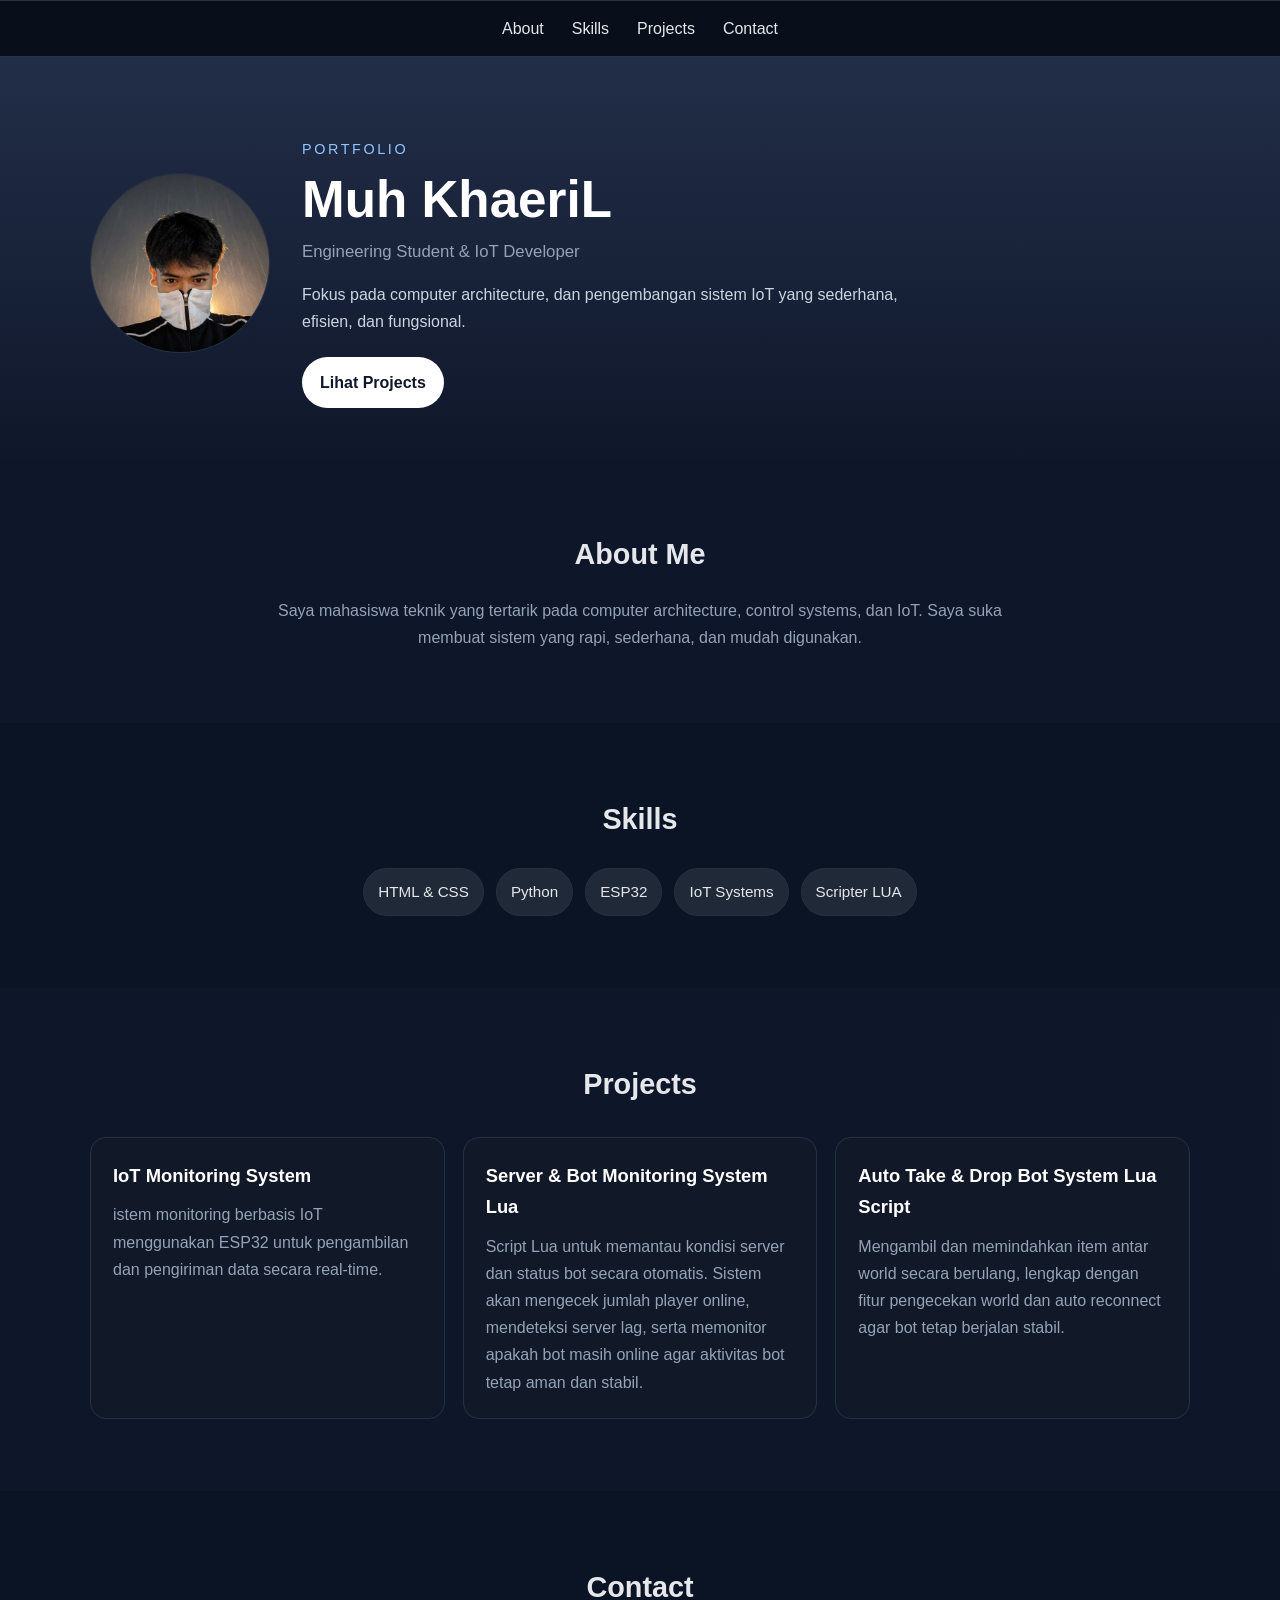
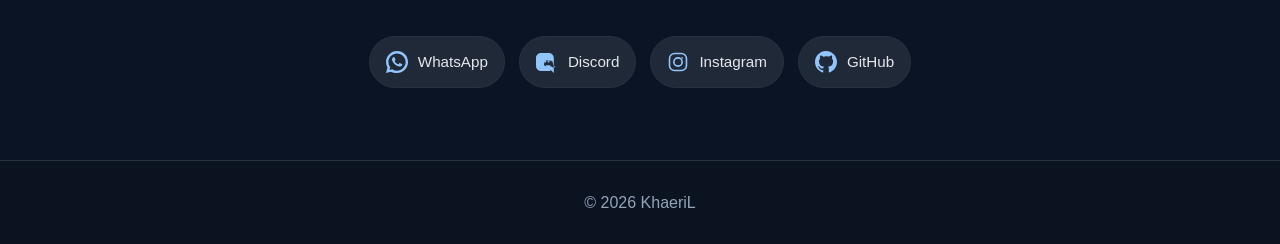
<file: index.html>
<!DOCTYPE html>
<html lang="id">
<head>
  <meta charset="UTF-8" />
  <meta name="viewport" content="width=device-width, initial-scale=1.0" />
  <title>Portfolio KhaeriL</title>
  <link rel="stylesheet" href="style.css" />
</head>
<body>
    <nav class="navbar">
    <div class="container">
      <button class="menu-toggle" aria-label="Toggle navigation">
        <span></span>
        <span></span>
        <span></span>
      </button>
      
      <ul class="nav-menu">
        <li><a href="#about">About</a></li>
        <li><a href="#skills">Skills</a></li>
        <li><a href="#projects">Projects</a></li>
        <li><a href="#contact">Contact</a></li>
      </ul>

    </div>
  </nav>
  <header class="hero">
    <div class="container hero-content">
      <div class="profile-photo">
        <img src="img/pp.png" alt="Foto Profil KhaeriL" />
      </div>
      <div class="hero-text">
        <p class="eyebrow">Portfolio</p>
        <h1>Muh KhaeriL</h1>
        <p class="subtitle">Engineering Student & IoT Developer</p>
        <p class="description">
          Fokus pada computer architecture, dan pengembangan sistem IoT yang sederhana, efisien, dan fungsional.
        </p>
        <div class="tombol">
          <a href="#projects" class="btn">Lihat Projects</a>
        </div>
        
      </div>
    </div>
  </header>



  <main>
    <section id="about" class="section">
      <div class="fade-in">
        <h2>About Me</h2>
        <p>
          Saya mahasiswa teknik yang tertarik pada computer architecture, control systems, dan IoT.
          Saya suka membuat sistem yang rapi, sederhana, dan mudah digunakan.
        </p>
      </div>
    </section>

    <section id="skills" class="section2">
      <div class="fade-in">
        <h2>Skills</h2>
        <div class="skills">
          <span>HTML & CSS</span>
          <span>Python</span>
          <span>ESP32</span>
          <span>IoT Systems</span>
          <span>Scripter LUA</span>
        </div>
      </div>
    </section>

    <section id="projects" class="section fade-in">
      <div class="container">
        <h2>Projects</h2>
        <div class="project-grid">
          <article class="card">
            <a href="/IoTMonitoringSystem/p1.html" target="_blank" rel="noreferrer noopener" class="link-project" style="text-decoration: none;">
              <h3 style="color: white;">IoT Monitoring System</h3>
            </a>
            <p>istem monitoring berbasis IoT menggunakan ESP32 untuk pengambilan dan pengiriman data secara real-time.</p>
          </article>
          <article class="card">
            <a href="/Server&BotMonitoringSystemLua/p2.html" target="_blank" rel="noreferrer noopener" class="link-project" style="text-decoration: none;">
              <h3 style="color: white;">Server & Bot Monitoring System Lua</h3>
            </a>
            <p>Script Lua untuk memantau kondisi server dan status bot secara otomatis. Sistem akan mengecek jumlah player online, mendeteksi server lag, serta memonitor apakah bot masih online agar aktivitas bot tetap aman dan stabil.</p>
          </article>
          <article class="card">
            <a href="/AutoTake&DropBotSystemLuaScript/p3.html" target="_blank" rel="noreferrer noopener" class="link-project" style="text-decoration: none;">
              <h3 style="color: white;">Auto Take & Drop Bot System Lua Script</h3>
            </a>
            <p>Mengambil dan memindahkan item antar world secara berulang, lengkap dengan fitur pengecekan world dan auto reconnect agar bot tetap berjalan stabil.</p>
          </article>
        </div>
      </div>
    </section>

    <section id="contact" class="section2">
      <div class="fade-in">
        <h2>Contact</h2>
        <div class="contact-links">
          <a class="contact-link" href="https://wa.me/6282296992168" target="_blank" rel="noreferrer noopener">
            <span class="social-icon" aria-hidden="true">
              <svg viewBox="0 0 24 24" fill="currentColor" xmlns="http://www.w3.org/2000/svg">
                <path d="M20.52 3.48A11.908 11.908 0 0012.02 0C5.48 0 .05 5.43.05 12.04c0 2.12.56 4.18 1.62 5.99L0 24l5.26-1.38A11.97 11.97 0 0012.02 24c6.6 0 12-5.36 12-11.96 0-3.2-1.25-6.2-3.3-8.56zM12.02 21.5a9.39 9.39 0 01-4.78-1.3l-.34-.2-3.12.82.83-3.05-.22-.35A9.4 9.4 0 012.62 12.04c0-5.18 4.21-9.4 9.4-9.4 2.51 0 4.86.98 6.63 2.76a9.34 9.34 0 012.77 6.64c0 5.18-4.22 9.4-9.4 9.4zm5.08-7.47c-.28-.14-1.64-.81-1.9-.9-.25-.09-.43-.13-.62.14s-.71.9-.87 1.08c-.16.18-.31.2-.58.07-.27-.14-1.14-.42-2.17-1.33-.8-.69-1.34-1.55-1.5-1.82-.16-.27-.02-.42.12-.56.13-.13.28-.33.42-.5.14-.17.19-.28.28-.47.09-.18.05-.33-.02-.47-.07-.14-.62-1.5-.85-2.06-.22-.54-.45-.47-.62-.48-.16 0-.35-.01-.54-.01-.18 0-.47.07-.72.34-.25.27-.95.93-.95 2.27 0 1.34.98 2.64 1.12 2.82.14.18 1.93 2.95 4.68 4.14.65.28 1.15.45 1.54.57.65.2 1.24.17 1.71.1.52-.08 1.64-.67 1.87-1.31.24-.63.24-1.17.17-1.28-.08-.12-.29-.19-.57-.33z"/>
              </svg>
            </span>
            <span>WhatsApp</span>
          </a>
          <a class="contact-link" href="https://discordapp.com/users/815537715956940810" target="_blank" rel="noreferrer noopener">
            <span class="social-icon" aria-hidden="true">
              <svg viewBox="0 0 245 240" fill="currentColor" xmlns="http://www.w3.org/2000/svg">
                <path d="M104.4 104.3c-5.7 0-10.2 5-10.2 11.2 0 6.2 4.6 11.2 10.2 11.2 5.8 0 10.3-5 10.2-11.2.1-6.2-4.5-11.2-10.2-11.2zm36.2 0c-5.7 0-10.2 5-10.2 11.2 0 6.2 4.6 11.2 10.2 11.2 5.8 0 10.3-5 10.2-11.2.1-6.2-4.5-11.2-10.2-11.2z"/>
                <path d="M189.5 20H55.4C25.1 20 0 44.8 0 75.8v88.4c0 31 25.1 55.8 55.4 55.8h104.8l-4.9-17 11.8 10.9 11.2 10.4 19.9 17.7V75.8c0-31-25.1-55.8-55.4-55.8zm-30.9 143.9s-2.9-3.4-5.3-6.4c10.6-3 14.6-9.9 14.6-9.9-3.3 2.2-6.4 3.8-9.2 4.9-4 1.7-7.8 2.8-11.5 3.5-7.6 1.4-14.9 1-21 0.1-4.6-.7-8.6-1.7-11.9-2.5-2.6-.6-4.8-1.2-6.5-1.7-0.2-.1-.4-.1-.5-.2-0.1 0-.1-.1-.2-.1-2.2-.7-3.4-1.1-3.4-1.1s4 6.8 14.6 9.9c-2.4 3-5.3 6.4-5.3 6.4-17.4 0-24-12-24-12 0-25.6 11.5-46.4 11.5-46.4 11.5-8.6 22.4-8.3 22.4-8.3l0.8 0.9c-14.4 4.1-21 10.3-21 10.3s1.8-1 4.9-2.4c8.9-4 15.9-5.1 18.8-5.4 0.5-0.1 1-.1 1.5-0.1 5-0.6 10.8-0.8 16.7-0.1 10.6 1.4 21.9 4.4 32.5 10.3 0 0-6.3-6.1-20.2-10.3l1.1-1.2s10.9-0.4 22.4 8.3c0 0 11.5 20.8 11.5 46.4 0.2 0 6.7 12 24.1 12 0 0-6.7 12-24.1 12z"/>
              </svg>
            </span>
            <span>Discord</span>
          </a>
          <a class="contact-link" href="https://www.instagram.com/khaerill___" target="_blank" rel="noreferrer noopener">
            <span class="social-icon" aria-hidden="true">
              <svg viewBox="0 0 24 24" fill="none" stroke="currentColor" stroke-width="1.75" stroke-linecap="round" stroke-linejoin="round" xmlns="http://www.w3.org/2000/svg">
                <rect x="2.75" y="2.75" width="18.5" height="18.5" rx="5.5"/>
                <path d="M16.5 7.5h.01"/>
                <path d="M12 7.5a4.5 4.5 0 1 0 0 9 4.5 4.5 0 0 0 0-9z"/>
              </svg>
            </span>
            <span>Instagram</span>
          </a>
          <a class="contact-link" href="https://github.com/KhaerilZ/" target="_blank" rel="noreferrer noopener">
            <span class="social-icon" aria-hidden="true">
              <svg viewBox="0 0 24 24" fill="currentColor" xmlns="http://www.w3.org/2000/svg">
                <path d="M12 0C5.37 0 0 5.37 0 12c0 5.3 3.44 9.8 8.21 11.39.6.11.82-.26.82-.58 0-.29-.01-1.05-.02-2.06-3.34.73-4.04-1.61-4.04-1.61-.55-1.4-1.35-1.77-1.35-1.77-1.1-.75.08-.74.08-.74 1.22.09 1.86 1.25 1.86 1.25 1.08 1.85 2.84 1.32 3.54 1.01.11-.79.42-1.32.76-1.62-2.67-.3-5.47-1.34-5.47-5.96 0-1.32.47-2.39 1.24-3.23-.12-.3-.54-1.52.12-3.16 0 0 1.01-.32 3.3 1.23a11.52 11.52 0 013.01-.4c1.02.01 2.04.14 3.01.4 2.29-1.55 3.3-1.23 3.3-1.23.66 1.64.24 2.86.12 3.16.77.84 1.24 1.91 1.24 3.23 0 4.62-2.8 5.66-5.48 5.96.43.37.81 1.1.81 2.22 0 1.6-.01 2.89-.01 3.29 0 .32.22.7.82.58C20.56 21.8 24 17.3 24 12c0-6.63-5.37-12-12-12z"/>
              </svg>
            </span>
            <span>GitHub</span>
          </a>
        </div>
      </div>
    </section>
  </main>

  <footer class="footer">
    <div class="container">
      <p>&copy; 2026 KhaeriL</p>
    </div>
  </footer>

  <script>
        // Scroll animation
    const fadeElements = document.querySelectorAll('.fade-in');
    
    const observerOptions = {
      threshold: 0,
      rootMargin: '0px 0px -50px 0px'
    };
    
    const observer = new IntersectionObserver((entries) => {
      entries.forEach(entry => {
        if (entry.isIntersecting) {
          entry.target.classList.add('fade-in-active');
          observer.unobserve(entry.target);
        }
      });
    }, observerOptions);
    
    fadeElements.forEach(el => observer.observe(el));
    
    // Smooth scroll for nav links
    document.querySelectorAll('a[href^="#"]').forEach(anchor => {
      anchor.addEventListener('click', function(e) {
        e.preventDefault();
        const target = document.querySelector(this.getAttribute('href'));
        if (target) {
          target.scrollIntoView({
            behavior: 'smooth',
            block: 'start'
          });
        }
      });
    });

    const navToggle = document.querySelector('.menu-toggle');
    const navMenu = document.querySelector('.nav-menu');
    const navLinks = document.querySelectorAll('.nav-menu a');

    if (navToggle && navMenu) {
      navToggle.addEventListener('click', () => {
        navMenu.classList.toggle('active');
        navToggle.classList.toggle('active');
      });

      navLinks.forEach(link => {
        link.addEventListener('click', () => {
          navMenu.classList.remove('active');
          navToggle.classList.remove('active');
        });
      });
    }
  </script>
</body>
</html>
</file>
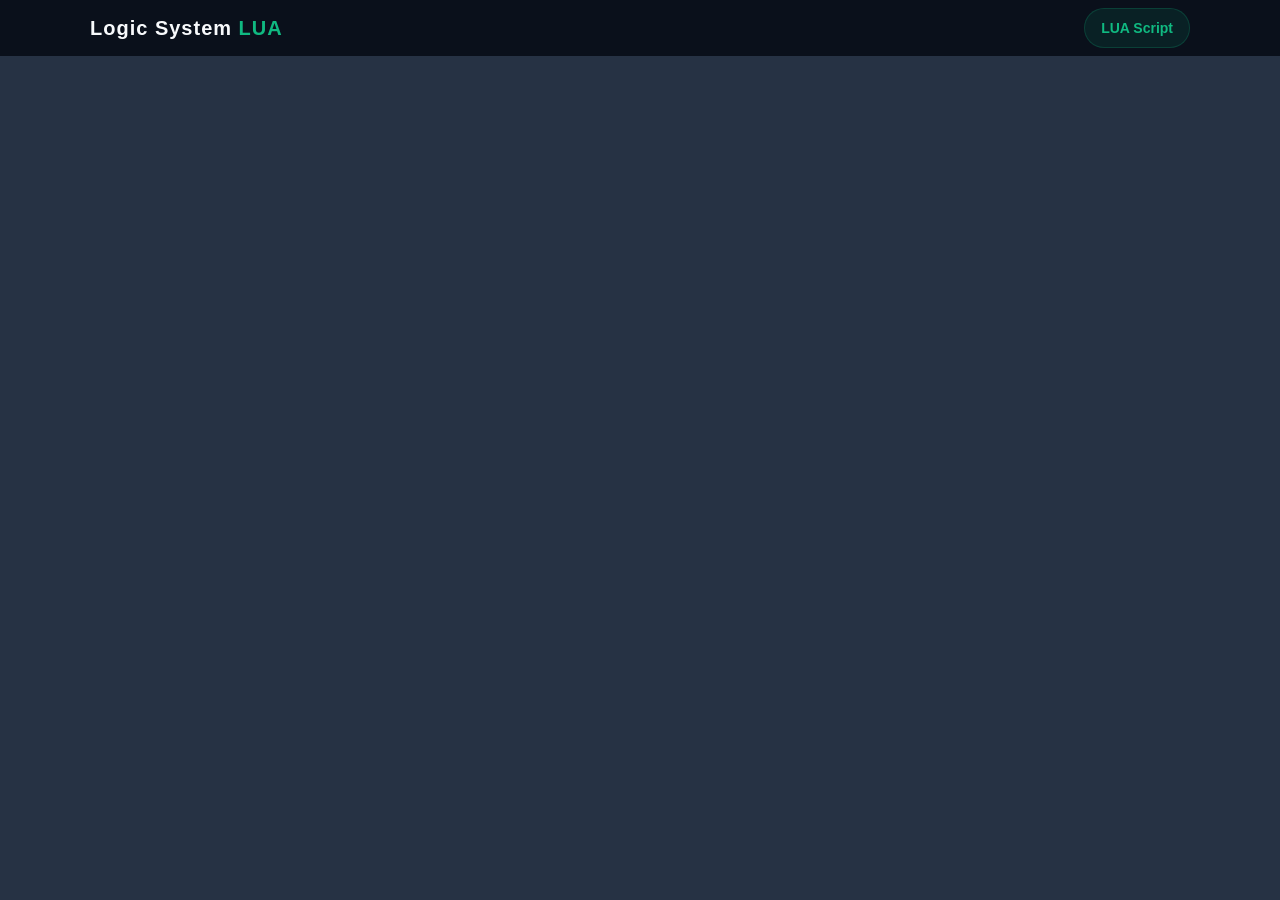
<file: AutoTake&DropBotSystemLuaScript/p3.html>
<!DOCTYPE html>
<html lang="en">
<head>
    <meta charset="UTF-8">
    <meta name="viewport" content="width=device-width, initial-scale=1.0">
    <title>Auto Take & Drop Bot System Lua Script</title>
    <link rel="stylesheet" href="style.css">
</head>
<body>
    <header>
        <div class="nav-container">
            <div class="logo">Logic System <span>LUA</span></div>
            <div class="badge-iot">LUA Script</div>
        </div>
    </header>
</body>
</html>
</file>
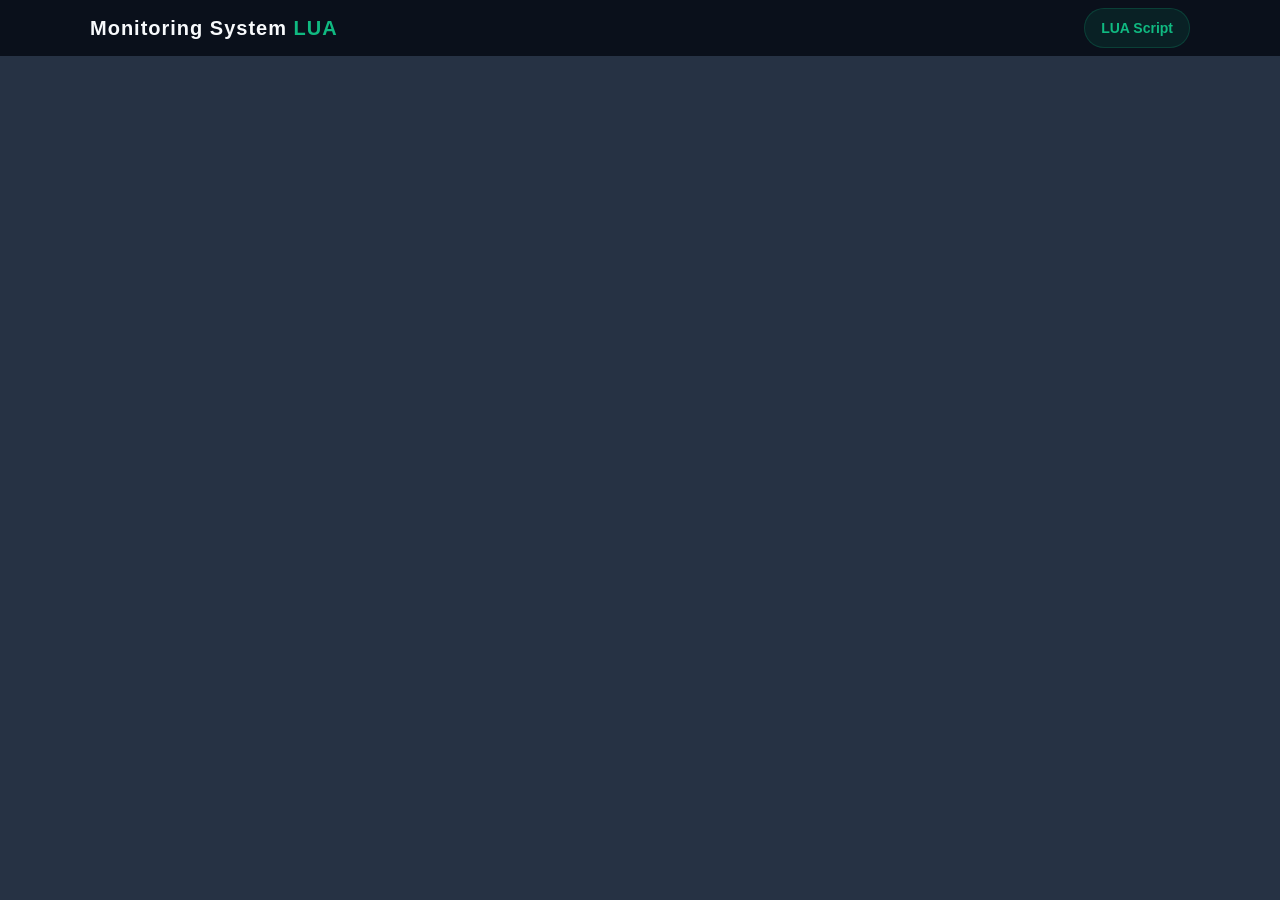
<file: Server&BotMonitoringSystemLua/p2.html>
<!DOCTYPE html>
<html lang="en">
<head>
    <meta charset="UTF-8">
    <meta name="viewport" content="width=device-width, initial-scale=1.0">
    <title>Server & Bot Monitoring System Lua</title>
    <link rel="stylesheet" href="style.css">
</head>
<body>
    <header>
        <div class="nav-container">
            <div class="logo">Monitoring System <span>LUA</span></div>
            <div class="badge-iot">LUA Script</div>
        </div>
    </header>
</body>
</html>
</file>
<file: style.css>
:root {
  --bg: #0f172a;
  --surface: #111827;
  --surface-2: #1f2937;
  --text: #e5e7eb;
  --muted: #94a3b8;
  --line: #263244;
  --accent: #60a5fa;
  --accent-2: #93c5fd;
  --white: #ffffff;
}

* {
  margin: 0;
  padding: 0;
  box-sizing: border-box;
}

html {
  scroll-behavior: smooth;
}

body {
  font-family: "Segoe UI", Tahoma, Geneva, Verdana, sans-serif;
  background: var(--bg);
  color: var(--text);
  line-height: 1.7;
}

header {
  background: var(--bg);
  color: white;
  padding: 60px 20px;
}

img {
  max-width: 100%;
  display: block;
}

.container {
  width: min(1100px, calc(100% - 32px));
  margin: 0 auto;
}

.hero {
  padding: 80px 0 50px;
  background: linear-gradient(180deg, #222e48 0%, #0f172a 100%);
}

.hero-content {
  display: grid;
  grid-template-columns: 180px 1fr;
  gap: 32px;
  align-items: center;
}

.profile-photo {
  width: 180px;
  height: 180px;
  border-radius: 50%;
  overflow: hidden;
  border: 1px solid var(--line);
  background: var(--surface);
  margin-bottom: 20px;
  display: flex;
}

.profile-photo img {
  width: 100%;
  height: 100%;
  object-fit: cover;
}

.eyebrow {
  font-size: 0.9rem;
  letter-spacing: 0.18em;
  text-transform: uppercase;
  color: var(--accent-2);
  margin-bottom: 10px;
}

.hero h1 {
  font-size: clamp(2rem, 4vw, 3.5rem);
  line-height: 1.1;
  margin-bottom: 10px;
  text-align: flex;
}

.subtitle {
  color: var(--muted);
  font-size: 1.05rem;
  margin-bottom: 14px;
}

.description {
  max-width: 620px;
  color: #cbd5e1;
  margin-bottom: 22px;
}

.btn {
  display: inline-block;
  padding: 12px 18px;
  border-radius: 999px;
  background: var(--white);
  color: #0f172a;
  text-decoration: none;
  font-weight: 600;
  transition: transform 0.2s ease, opacity 0.2s ease;
  
}

.btn:hover {
  transform: translateY(-1px);
  opacity: 0.92;
}

.navbar {
  position: sticky;
  top: 0;
  z-index: 100;
  background-color: rgba(9, 15, 26, 0.95);
  backdrop-filter: blur(10px);
  border-top: 1px solid var(--line);
  border-bottom: 1px solid var(--line);
}

.navbar .container {
  position: relative;
  display: center;
  align-items: center;
  justify-content: space-between;
  gap: 20px;
  
}

.menu-toggle {
  display: none;
  flex-direction: column;
  background: none;
  border: none;
  cursor: pointer;
  padding: 14px;
}

.menu-toggle span {
  width: 25px;
  height: 3px;
  background-color: white;
  margin: 4px 0;
  transition: transform 0.3s ease, opacity 0.3s ease;
}
.navbar ul {
  list-style: none;
  display: flex;
  justify-content: center;
  gap: 28px;
  padding: 14px 0;
  flex-wrap: wrap;
}

.navbar a {
  color: var(--text);
  text-decoration: none;
  font-weight: 500;
}

.navbar a:hover {
  color: var(--accent-2);
}

.section {
  padding: 72px 0;
  background: rgba(15, 23, 42, 0.9)
}

.section2 {
  padding: 72px 0;
  background: rgba(12, 20, 37, 0.9)
}

.section-about {
  padding: 72px 0;
  max-width: 760px;
  margin: 0 auto;
  text-align: center;
}

.section-alt {
  background: var(--surface);
  border-top: 1px solid var(--line);
  border-bottom: 1px solid var(--line);
}

h2 {
  font-size: 1.8rem;
  margin-bottom: 18px;
  text-align: center;
}

.section p {
  max-width: 760px;
  margin: 0 auto;
  color: var(--muted);
  text-align: center;
}

.skills {
  display: flex;
  flex-wrap: wrap;
  justify-content: center;
  gap: 12px;
  margin-top: 24px;
  transition: color 0.3s ease; /* Membuat perubahan warna menjadi halus */
}

.skills:hover {
  color: var(--accent-2); /* Mengubah warna menjadi biru */
}

.skills span {
  padding: 10px 14px;
  border: 1px solid var(--line);
  border-radius: 999px;
  background: var(--surface-2);
  color: var(--text);
  font-size: 0.95rem;
  
}



.contact-links {
  display: flex;
  flex-wrap: wrap;
  justify-content: center;
  gap: 14px;
  margin-top: 24px;
}

.contact-link {
  display: inline-flex;
  align-items: center;
  gap: 10px;
  padding: 12px 16px;
  border: 1px solid var(--line);
  border-radius: 999px;
  background: var(--surface-2);
  color: var(--text);
  text-decoration: none;
  font-size: 0.95rem;
  transition: transform 0.2s ease, background 0.2s ease, color 0.2s ease;
}

.contact-link:hover {
  transform: translateY(-1px);
  background: rgba(96, 165, 250, 0.12);
  color: var(--white);
}

.social-icon {
  width: 22px;
  height: 22px;
  display: inline-flex;
  align-items: center;
  justify-content: center;
  color: var(--accent-2);
}

.social-icon svg {
  width: 100%;
  height: 100%;
}

.project-grid {
  display: grid;
  grid-template-columns: repeat(auto-fit, minmax(240px, 1fr));
  gap: 18px;
  margin-top: 28px;
}

.link-project h3 {
  transition: color 0.3s ease; /* Membuat perubahan warna menjadi halus */
}

  /* Efek saat kursor diarahkan */
.link-project:hover h3 {
  color: #3498db !important; /* Mengubah warna menjadi biru */
}

.card {
  background: var(--surface);
  border: 1px solid var(--line);
  border-radius: 16px;
  padding: 22px;
  transition: transform 0.3s ease; /* Mengatur durasi gerak */
}

.card:hover {
  transform: translateY(-20px); /* Bergerak ke atas 20 piksel */
}

.card h3 {
  margin-bottom: 10px;
  font-size: 1.15rem;
}

.card p {
  text-align: left;
  margin: 0;
  color: var(--muted);
}

.contact-box {
  margin-top: 24px;
  display: grid;
  grid-template-columns: repeat(auto-fit, minmax(240px, 1fr));
  gap: 10px;
  justify-items: center;
}

.contact-box a {
  color: var(--accent-2);
  text-decoration: none;
}

.contact-box a:hover {
  text-decoration: underline;
}

.footer {
  padding: 28px 0;
  border-top: 1px solid var(--line);
  background: #0b1220;
  color: var(--muted);
  text-align: center;
}

.fade-in {
  opacity: 0;
  transform: translateY(30px);
  transition: opacity 0.6s ease, transform 0.6s ease;
}

.fade-in-active {
  opacity: 1;
  transform: translateY(0);
}

/* Responsive */
@media (max-width: 768px) {
  .menu-toggle {
    display: flex; /* Memunculkan tombol di HP */
    position: relative;
    background: none;
    border: none;
    padding: 10px;
    z-index: 100;
  }

  .navbar .container {
    display: flex;
    justify-content: space-between;
    align-items: center;
  }

  .nav-menu {
    list-style: none;
    display: flex;
    flex-direction: column;
    width: 100%;
    position: fixed;
    top: 100%;
    left: 0;
    background-color: rgba(9, 15, 26, 0.95);
    backdrop-filter: blur(20px);
    border-top: 1px solid var(--line);
    overflow: hidden;
    max-height: 0;
    opacity: 0;
    pointer-events: none;
    transition: max-height 0.5s ease, opacity 0.5s ease;
  }

  .nav-menu.active {
    position: fixed;
    max-height: 340px;
    width: 100%;
    opacity: 1;
    pointer-events: auto;
    backdrop-filter: blur(20px);
    -webkit-backdrop-filter: blur(10px);
  }

  .menu-toggle.active span:nth-child(1) {
    transform: rotate(45deg) translate(5px, 6px);
  }

  .menu-toggle.active span:nth-child(2) {
    opacity: 0;
  }

  .menu-toggle.active span:nth-child(3) {
    transform: rotate(-45deg) translate(5px, -6px);
  }

  .nav-menu li {
    text-align: center;
    width: 100%;
    border: 1px solid var(--line);
    border-radius: 999px;
    background: rgba(12, 20, 37, 0.9);
    color: var(--text);
  }

  .nav-menu li a {
    display: block;
    padding: 5px 1px;
    
  }

  .hero-content {
    grid-template-columns: 1fr;
    gap: 24px;
  }

  .hero {
    padding: 60px 0 40px;
  }

  .profile-photo {
    width: 140px;
    height: 140px;
    margin: 0 auto;
  }

  .profile-photo img {
    width: 100%;
    height: 100%;
  }

  .hero h1 {
    font-size: 2.4rem;
    text-align: center;
  }

  .tombol {
    text-align: center;
  }

  .subtitle,
  .description,
  .eyebrow {
    text-align: center;
  }


  section {
    padding: 40px 15px;
  }

  .project-grid {
    grid-template-columns: 1fr;
  }

.contact-link {
  display: inline-flex;
  align-items: center;
  gap: 10px;
  padding: 12px 16px;
  border: 1px solid var(--line);
  border-radius: 999px;
  background: var(--surface-2);
  color: var(--text);
  text-decoration: none;
  font-size: 0.95rem;
  transition: transform 0.2s ease, background 0.2s ease, color 0.2s ease;
}

.contact-link:hover {
  transform: translateY(-1px);
  background: rgba(96, 165, 250, 0.12);
  color: var(--white);
}
}

@media (max-width: 600px) {
  .hero h1 {
    font-size: 2rem;
  }

  .hero {
    padding: 50px 0 30px;
  }

  .container {
    width: calc(100% - 24px);
  }
}
</file>
<file: AutoTake&DropBotSystemLuaScript/style.css>
:root {
    --bg-primary:  #263244;
    --bg-secondary: #0f172a;
    --text-main: #f8fafc;
    --text-muted: #94a3b8;
    --accent-green: #10b981;
    --accent-red: #ef4444;
}

* {
    margin: 0;
    padding: 0;
    box-sizing: border-box;
    font-family: 'Inter', sans-serif;
}

body {
    background-color: var(--bg-primary);
    color: var(--text-main);
    line-height: 1.6;
}

header {
    position: sticky;
    top: 0;
    z-index: 100;
    background-color: rgba(9, 15, 26, 0.95);
    backdrop-filter: blur(10px);
    border-top: 1px solid var(--line);
    border-bottom: 1px solid var(--line);
    padding: 0.5rem 2rem;
}

.nav-container {
    max-width: 1100px;
    margin: 0 auto;
    display: flex;
    justify-content: space-between;
    align-items: center;
}

.logo {
    font-weight: 700;
    font-size: 1.25rem;
    letter-spacing: 0.05em;
    color: var(--text-main);
}

.logo span {
    color: var(--accent-green);
}

.badge-iot {
    background-color: rgba(16, 185, 129, 0.1);
    color: var(--accent-green);
    padding: 0.5rem 1rem;
    border-radius: 9999px;
    font-size: 0.875rem;
    font-weight: 600;
    border: 1px solid rgba(16, 185, 129, 0.2);
}

.container {
    max-width: 1100px;
    margin: 0 auto;
    padding: 4rem 2rem;
}
</file>
<file: Server&BotMonitoringSystemLua/style.css>
:root {
    --bg-primary:  #263244;
    --bg-secondary: #0f172a;
    --text-main: #f8fafc;
    --text-muted: #94a3b8;
    --accent-green: #10b981;
    --accent-red: #ef4444;
}

* {
    margin: 0;
    padding: 0;
    box-sizing: border-box;
    font-family: 'Inter', sans-serif;
}

body {
    background-color: var(--bg-primary);
    color: var(--text-main);
    line-height: 1.6;
}

header {
    position: sticky;
    top: 0;
    z-index: 100;
    background-color: rgba(9, 15, 26, 0.95);
    backdrop-filter: blur(10px);
    border-top: 1px solid var(--line);
    border-bottom: 1px solid var(--line);
    padding: 0.5rem 2rem;
}

.nav-container {
    max-width: 1100px;
    margin: 0 auto;
    display: flex;
    justify-content: space-between;
    align-items: center;
}

.logo {
    font-weight: 700;
    font-size: 1.25rem;
    letter-spacing: 0.05em;
    color: var(--text-main);
}

.logo span {
    color: var(--accent-green);
}

.badge-iot {
    background-color: rgba(16, 185, 129, 0.1);
    color: var(--accent-green);
    padding: 0.5rem 1rem;
    border-radius: 9999px;
    font-size: 0.875rem;
    font-weight: 600;
    border: 1px solid rgba(16, 185, 129, 0.2);
}

.container {
    max-width: 1100px;
    margin: 0 auto;
    padding: 4rem 2rem;
}
</file>
